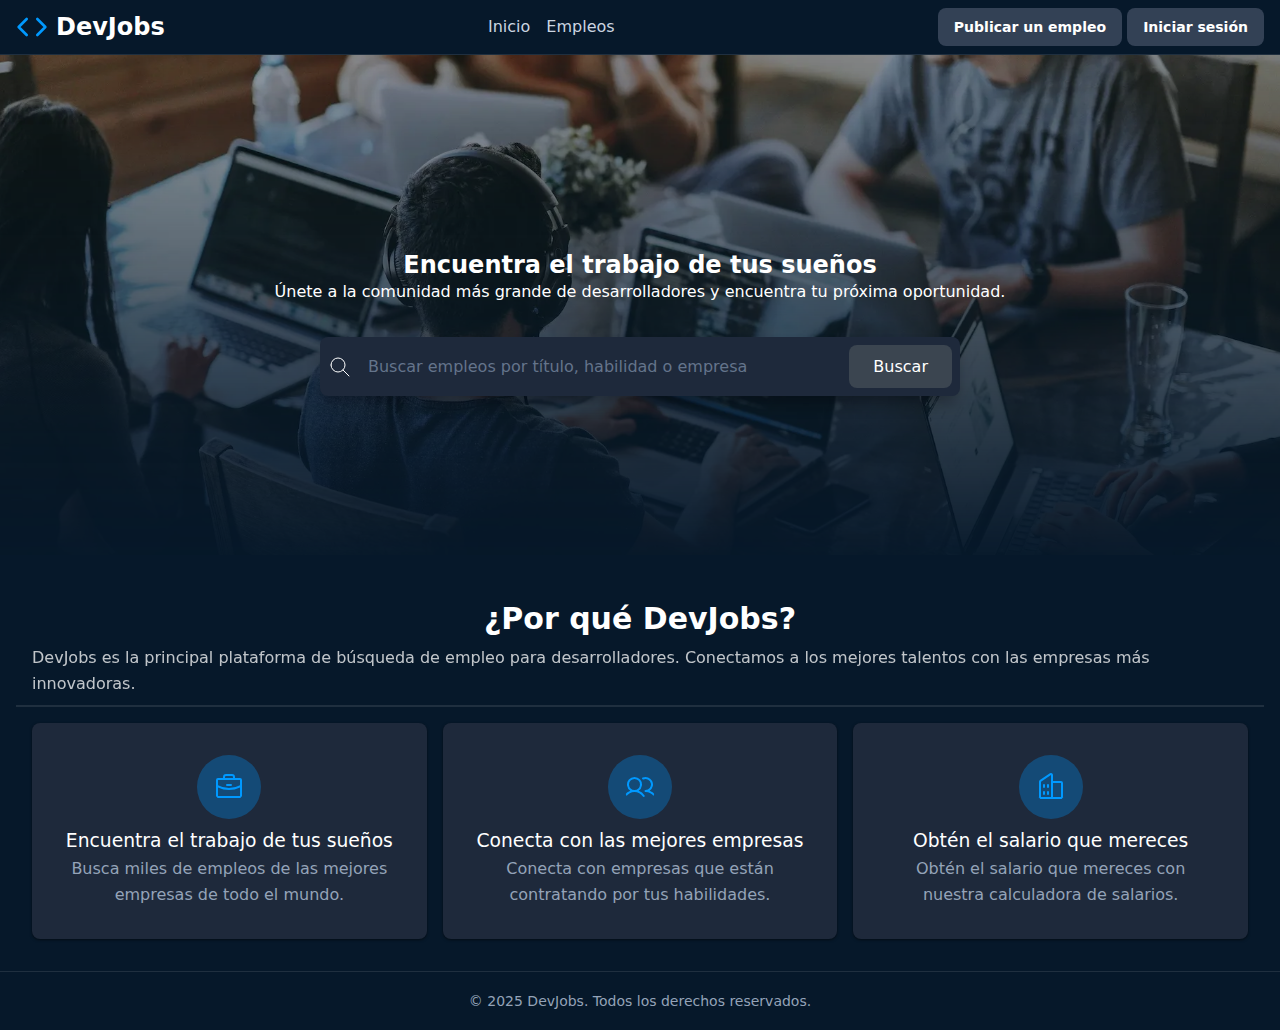
<file: 01-javascript/index.html>
<!DOCTYPE html>
<html lang="es">

<head>
    <title>DevJobs - Inicio</title>
    <meta charset="UTF-8" />
    <meta name="description" content="Encuentra las mejores ofertas de trabajo para desarrolladores en DevJobs.">

    <link rel="stylesheet" href="./styles.css" />
</head>

<body>
    <header>
        <h1>
            <svg fill="none" stroke="currentColor" stroke-linecap="round" stroke-linejoin="round" stroke-width="2"
                viewBox="0 0 24 24" xmlns="http://www.w3.org/2000/svg">
                <polyline points="16 18 22 12 16 6"></polyline>
                <polyline points="8 6 2 12 8 18"></polyline>
            </svg>
            DevJobs
        </h1>

        <nav>
            <a href="">Inicio</a>
            <a href="empleos.html">Empleos</a>
        </nav>

        <div>
            <a href="">Publicar un empleo</a>
            <a href="">Iniciar sesión</a>
        </div>
    </header>

    <main>
        <section>
            <img src="./background.webp" width="200" />

            <h1>Encuentra el trabajo de tus sueños</h1>

            <p>Únete a la comunidad más grande de desarrolladores y encuentra tu próxima oportunidad.</p>

            <form role="search">
                <div>
                    <svg xmlns="http://www.w3.org/2000/svg" width="24" height="24" viewBox="0 0 24 24" fill="none"
                        stroke="currentColor" stroke-width="1" stroke-linecap="round" stroke-linejoin="round"
                        class="icon icon-tabler icons-tabler-outline icon-tabler-search">
                        <path stroke="none" d="M0 0h24v24H0z" fill="none" />
                        <path d="M10 10m-7 0a7 7 0 1 0 14 0a7 7 0 1 0 -14 0" />
                        <path d="M21 21l-6 -6" />
                    </svg>

                    <input required type="text" placeholder="Buscar empleos por título, habilidad o empresa">

                    <button type="submit">Buscar</button> 
                </div>
            </form>
        </section>

        <section>

            <header>
                <h2>¿Por qué DevJobs?</h2>
                <p>DevJobs es la principal plataforma de búsqueda de empleo para desarrolladores. Conectamos a los
                    mejores
                    talentos con las empresas más innovadoras.</p>
            </header>

            <footer>
                <article>
                    <svg fill="currentColor" height="32" viewBox="0 0 256 256" width="32"
                        xmlns="http://www.w3.org/2000/svg" aria-hidden="true">
                        <path
                            d="M216,56H176V48a24,24,0,0,0-24-24H104A24,24,0,0,0,80,48v8H40A16,16,0,0,0,24,72V200a16,16,0,0,0,16,16H216a16,16,0,0,0,16-16V72A16,16,0,0,0,216,56ZM96,48a8,8,0,0,1,8-8h48a8,8,0,0,1,8,8v8H96ZM216,72v41.61A184,184,0,0,1,128,136a184.07,184.07,0,0,1-88-22.38V72Zm0,128H40V131.64A200.19,200.19,0,0,0,128,152a200.25,200.25,0,0,0,88-20.37V200ZM104,112a8,8,0,0,1,8-8h32a8,8,0,0,1,0,16H112A8,8,0,0,1,104,112Z">
                        </path>
                    </svg>
                    <h3>Encuentra el trabajo de tus sueños</h3>
                    <p>Busca miles de empleos de las mejores empresas de todo el mundo.</p>
                </article>

                <article>
                    <svg fill="currentColor" height="32" viewBox="0 0 256 256" width="32"
                        xmlns="http://www.w3.org/2000/svg" aria-hidden="true">
                        <path
                            d="M117.25,157.92a60,60,0,1,0-66.5,0A95.83,95.83,0,0,0,3.53,195.63a8,8,0,1,0,13.4,8.74,80,80,0,0,1,134.14,0,8,8,0,0,0,13.4-8.74A95.83,95.83,0,0,0,117.25,157.92ZM40,108a44,44,0,1,1,44,44A44.05,44.05,0,0,1,40,108Zm210.14,98.7a8,8,0,0,1-11.07-2.33A79.83,79.83,0,0,0,172,168a8,8,0,0,1,0-16,44,44,0,1,0-16.34-84.87,8,8,0,1,1-5.94-14.85,60,60,0,0,1,55.53,105.64,95.83,95.83,0,0,1,47.22,37.71A8,8,0,0,1,250.14,206.7Z">
                        </path>
                    </svg>
                    <h3>Conecta con las mejores empresas</h3>
                    <p>Conecta con empresas que están contratando por tus habilidades.</p>
                </article>

                <article>
                    <svg fill="currentColor" height="32" viewBox="0 0 256 256" width="32"
                        xmlns="http://www.w3.org/2000/svg" aria-hidden="true">
                        <path
                            d="M240,208H224V96a16,16,0,0,0-16-16H144V32a16,16,0,0,0-24.88-13.32L39.12,72A16,16,0,0,0,32,85.34V208H16a8,8,0,0,0,0,16H240a8,8,0,0,0,0-16ZM208,96V208H144V96ZM48,85.34,128,32V208H48ZM112,112v16a8,8,0,0,1-16,0V112a8,8,0,1,1,16,0Zm-32,0v16a8,8,0,0,1-16,0V112a8,8,0,1,1,16,0Zm0,56v16a8,8,0,0,1-16,0V168a8,8,0,0,1,16,0Zm32,0v16a8,8,0,0,1-16,0V168a8,8,0,0,1,16,0Z">
                        </path>
                    </svg>
                    <h3>Obtén el salario que mereces</h3>
                    <p>Obtén el salario que mereces con nuestra calculadora de salarios.</p>
                </article>
            </footer>

        </section>
    </main>

    <footer>
        <small>&copy; 2025 DevJobs. Todos los derechos reservados.</small>
    </footer>

</body>

</html>
</file>
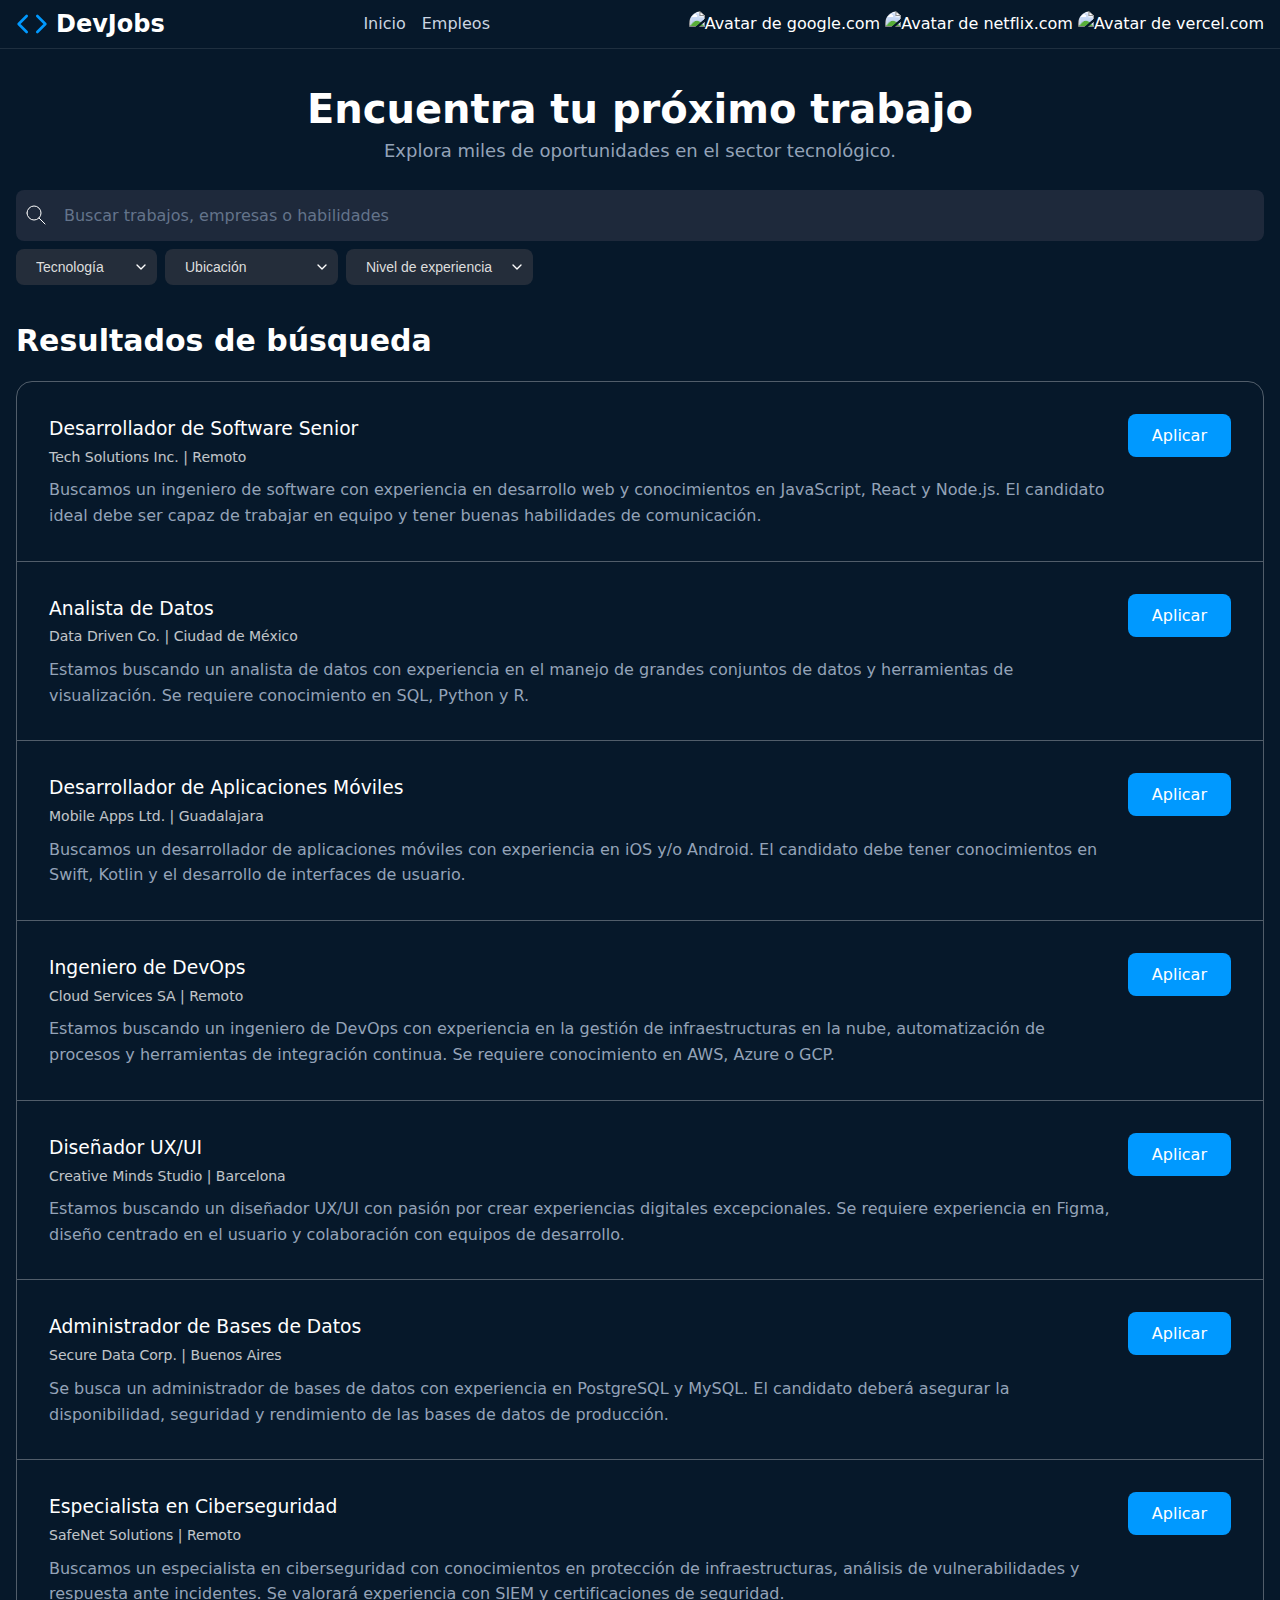
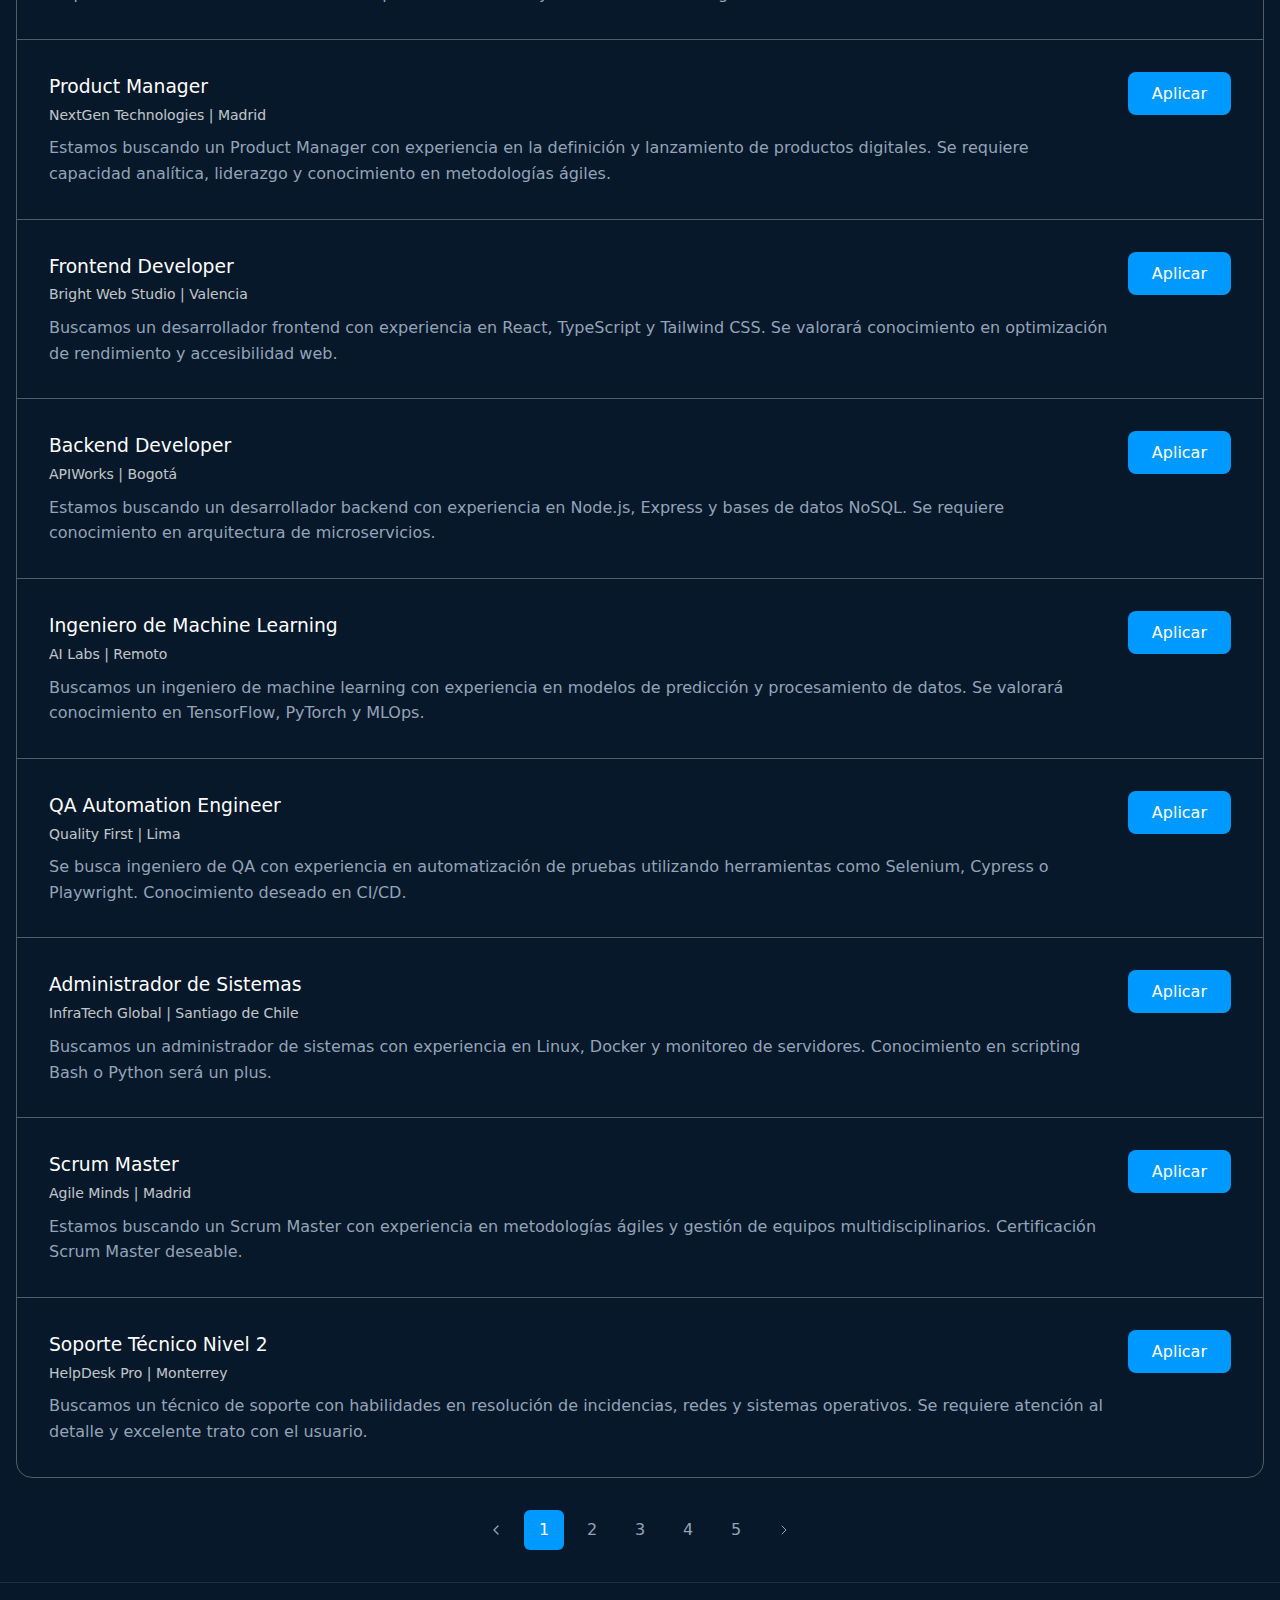
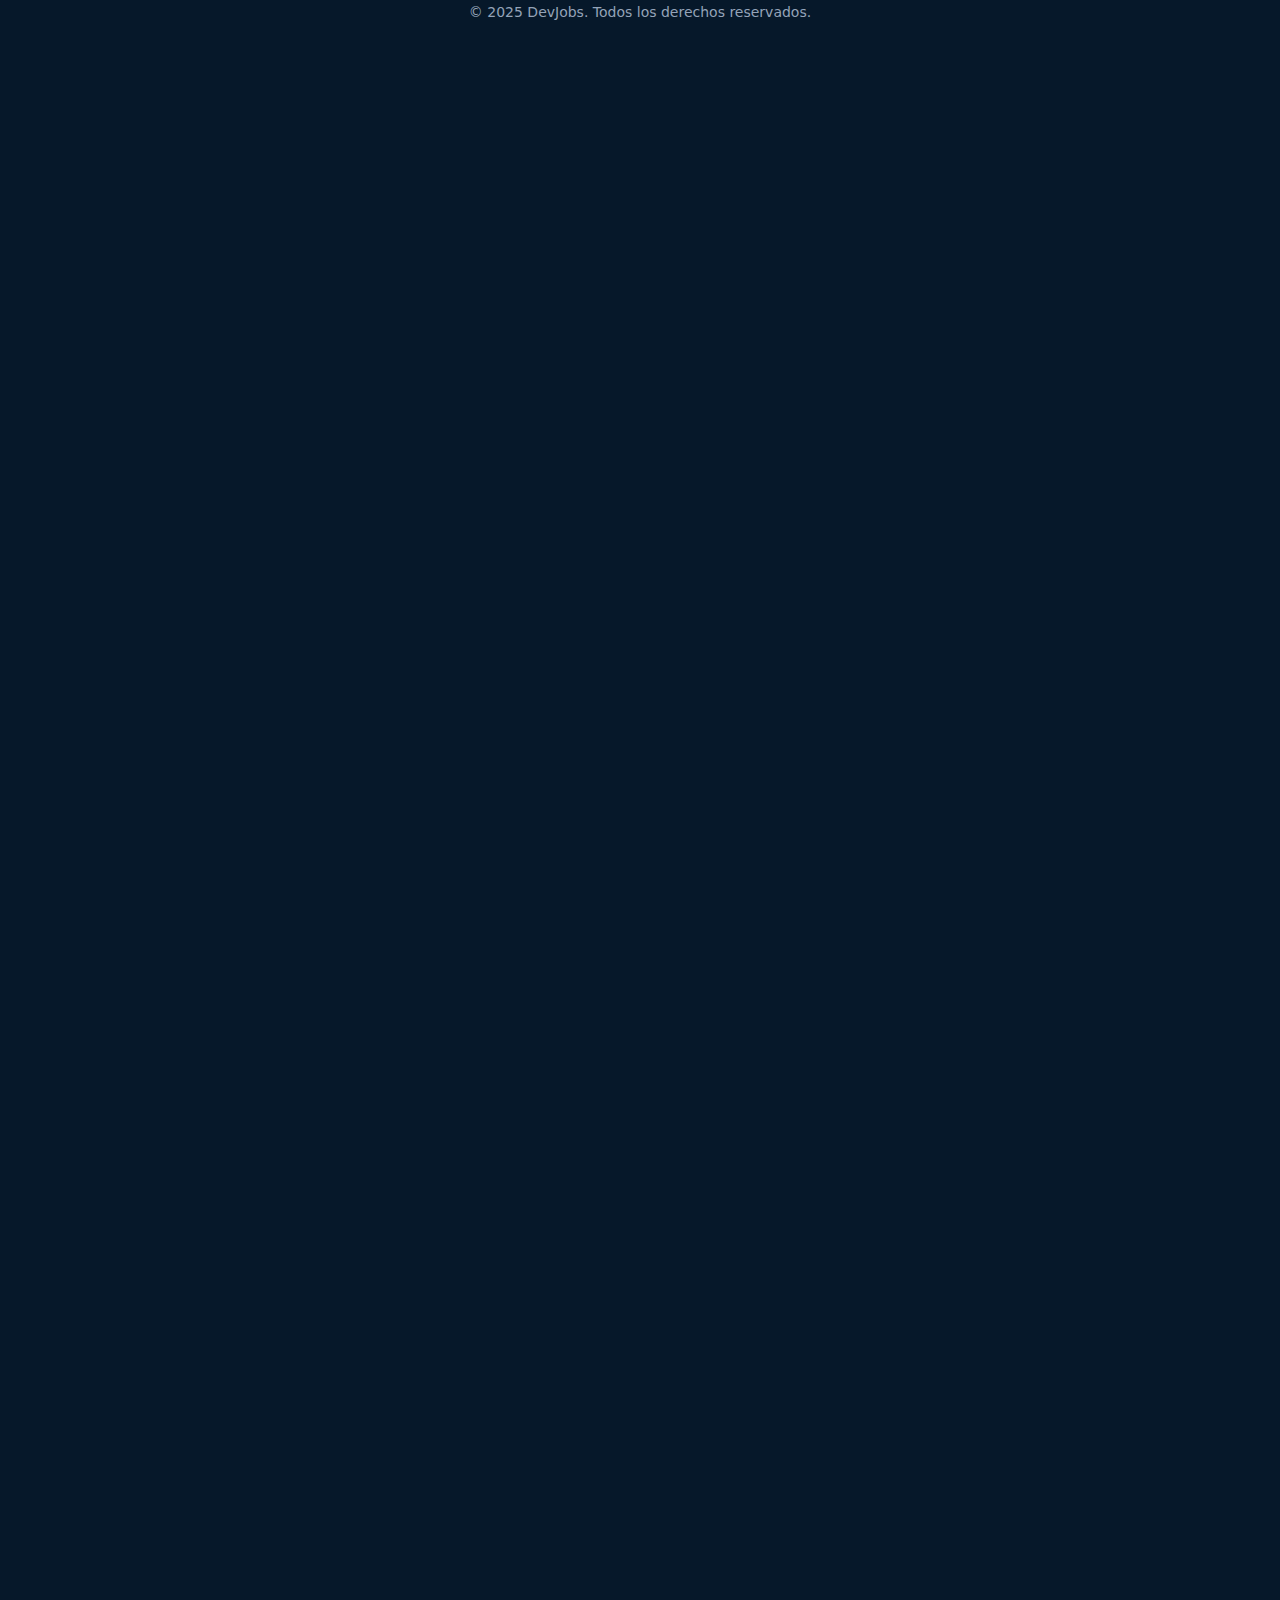
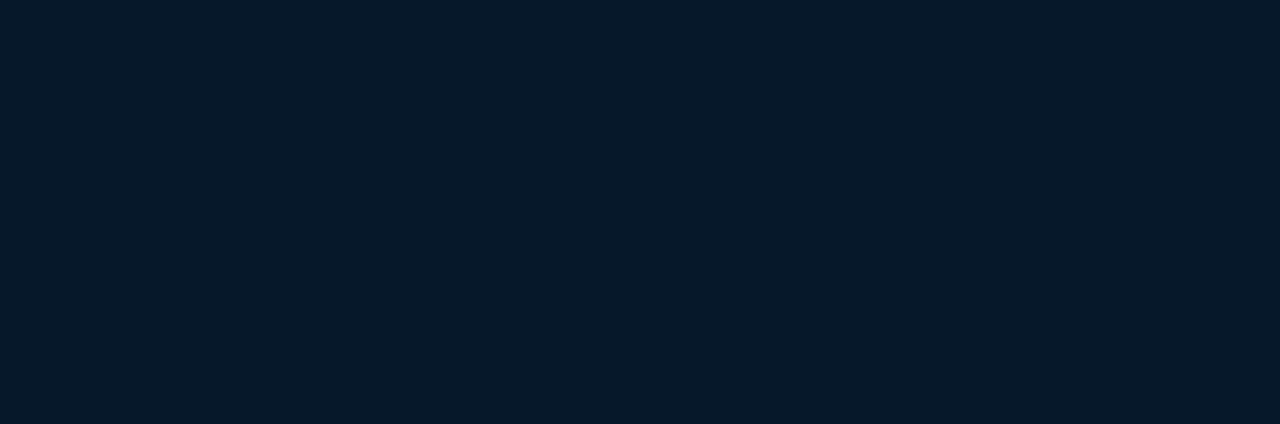
<file: 01-javascript/empleos.html>
<!DOCTYPE html>
<html lang="es">

<head>
    <title>DevJobs - Empleos</title>
    <meta charset="UTF-8" />
    <meta name="description" content="Listado con empleos y filtros para encontrar el trabajo de tus sueños.">

    <link rel="stylesheet" href="./styles.css" />

    <script type="module" src="./main.js"></script>
</head>

<body>
    <header>
        <h1>
            <svg fill="none" stroke="currentColor" stroke-linecap="round" stroke-linejoin="round" stroke-width="2"
                viewBox="0 0 24 24" xmlns="http://www.w3.org/2000/svg">
                <polyline points="16 18 22 12 16 6"></polyline>
                <polyline points="8 6 2 12 8 18"></polyline>
            </svg>
            DevJobs
        </h1>

        <nav>
            <a href="index.html">Inicio</a> 
            <a href="">Empleos</a>
        </nav>

        <div>
            <devjobs-avatar service="google" username="google.com" size="32">
            </devjobs-avatar>

            <devjobs-avatar service="google" username="netflix.com" size="32">
            </devjobs-avatar>

            <devjobs-avatar service="google" username="vercel.com" size="32">
            </devjobs-avatar>
        </div>
    </header>

    <main>
        <section class="jobs-search">
            <h1>Encuentra tu próximo trabajo</h1>
            <p>Explora miles de oportunidades en el sector tecnológico.</p>

            <form id="empleos-search-form" role="search">
                <div class="search-bar">
                    <svg xmlns="http://www.w3.org/2000/svg" width="24" height="24" viewBox="0 0 24 24" fill="none"
                        stroke="currentColor" stroke-width="1" stroke-linecap="round" stroke-linejoin="round"
                        class="icon icon-tabler icons-tabler-outline icon-tabler-search">
                        <path stroke="none" d="M0 0h24v24H0z" fill="none" />
                        <path d="M10 10m-7 0a7 7 0 1 0 14 0a7 7 0 1 0 -14 0" />
                        <path d="M21 21l-6 -6" />
                    </svg>

                    <input name="search" id="empleos-search-input" required type="text"
                        placeholder="Buscar trabajos, empresas o habilidades">
                </div>

                <div class="search-filters">
                    <select name="technology" id="filter-technology">
                        <option value="">Tecnología</option>
                        <optgroup label="Tecnologías populares">
                            <option value="javascript">JavaScript</option>
                            <option value="python">Python</option>
                            <option value="react">React</option>
                            <option value="nodejs">Node.js</option>
                        </optgroup>
                        <option value="java">Java</option>
                        <hr />
                        <option value="csharp">C#</option>
                        <option value="c">C</option>
                        <option value="c++">C++</option>
                        <hr />
                        <option value="ruby">Ruby</option>
                        <option value="php">PHP</option>
                    </select>

                    <select name="location" id="filter-location">
                        <option value="">Ubicación</option>
                        <option value="remoto">Remoto</option>
                        <option value="cdmx">Ciudad de México</option>
                        <option value="guadalajara">Guadalajara</option>
                        <option value="monterrey">Monterrey</option>
                        <option value="barcelona">Barcelona</option>
                    </select>

                    <select name="experience-level" id="filter-experience-level">
                        <option value="">Nivel de experiencia</option>
                        <option value="junior">Junior</option>
                        <option value="mid">Mid-level</option>
                        <option value="senior">Senior</option>
                        <option value="lead">Lead</option>
                    </select>
                </div>
            </form>

            <span id="filter-selected-value"></span>
        </section>

        <section>
            <h2>Resultados de búsqueda</h2>

            <div class="jobs-listings">
                <!-- Aquí se insertan los empleos dinámicamente -->
            </div>

            <nav class="pagination">
                <a href="#"><svg width="16" height="16" viewBox="0 0 24 24" fill="none" stroke="currentColor"
                        stroke-width="2" stroke-linecap="round" stroke-linejoin="round">
                        <path stroke="none" d="M0 0h24v24H0z" fill="none" />
                        <path d="M15 6l-6 6l6 6" />
                    </svg></a>
                <a class="is-active" href="#">1</a>
                <a href="#">2</a>
                <a href="#">3</a>
                <a href="#">4</a>
                <a href="#">5</a>
                <a href="#"><svg width="16" height="16" viewBox="0 0 24 24" fill="none" stroke="currentColor"
                        stroke-width="1.5" stroke-linecap="round" stroke-linejoin="round"
                        class="icon icon-tabler icons-tabler-outline icon-tabler-chevron-right">
                        <path stroke="none" d="M0 0h24v24H0z" fill="none" />
                        <path d="M9 6l6 6l-6 6" />
                    </svg></a>
            </nav>
        </section>
    </main>

    <footer style="padding-bottom: 2000px;">
        <small>&copy; 2025 DevJobs. Todos los derechos reservados.</small>
    </footer>
</body>

</html>
</file>
<file: 01-javascript/styles.css>
* {
    margin: 0;
    padding: 0;
    box-sizing: border-box;
}






:root {
    --primary: #3b4550;
    --primary-dark: #0a3d66;
    --primary-hover: #0d5ba8;
    --primary-light: #09f;
    --background: #06182a;
    --text-primary: #ffffff;
    --text-secondary: #cbd5e1;
    --text-muted: #94a3b8;
    --border: rgba(255, 255, 255, 0.1);
    --card-bg: #1e293b;
    --shadow: rgba(0, 0, 0, 0.3);
    --input-bg: #1e293b;
    --hsla-example: hsla(210, 100%, 56%, 1);
}










@font-face {
    font-family: 'Inter Variable';
    font-style: normal;
    font-display: swap;
    font-weight: 100 900;
    src: url(https://cdn.jsdelivr.net/fontsource/fonts/inter:vf@latest/latin-wght-normal.woff2) format('woff2-variations');
    unicode-range: U+0000-00FF, U+0131, U+0152-0153, U+02BB-02BC, U+02C6, U+02DA, U+02DC, U+0304, U+0308, U+0329, U+2000-206F, U+20AC, U+2122, U+2191, U+2193, U+2212, U+2215, U+FEFF, U+FFFD;
}










body {
    font-family: system-ui;
    background-color: var(--background);
    color: var(--text-primary);
    min-height: 100vh;
    display: flex;
    flex-direction: column;
    line-height: 1.6;
}



select {
    padding: 0.625rem 1.25rem;
    background-color: #242d3a;
    border: 0;
    border-radius: 0.5rem;
    font-size: 0.875rem;
    color: #ddd;
    cursor: pointer;
    transition: all 0.2s;
    appearance: none;
    background-image: url("data:image/svg+xml,%3Csvg xmlns='http://www.w3.org/2000/svg' width='16' height='16' viewBox='0 0 24 24' fill='none' stroke='white' stroke-width='2' stroke-linecap='round' stroke-linejoin='round'%3E%3Cpolyline points='6 9 12 15 18 9'/%3E%3C/svg%3E");
    background-repeat: no-repeat;
    background-position: right 0.5rem center;
    padding-right: 2.5rem;

    &:hover {
        background-color: var(--primary-hover);
        color: white;
    }

    &:focus {
        outline: 2px solid #1173d4;
        outline-offset: 2px;
    }
}









/* Títulos principales */
h1 {
    font-size: 1.5rem;
    line-height: 1.2;
    text-wrap: balance;
    display: flex;
    align-items: center;
    gap: 0.5rem;

    svg {
        width: 2rem;
        height: 2rem;
        color: var(--primary-light);
    }
}

h1+p {
    text-wrap: balance;
    margin-bottom: 2rem
}

/* Header */
header {
    border-bottom: 1px solid var(--border);
    background: var(--background);
    padding: .5rem 1rem;
    display: flex;
    align-items: center;
    justify-content: space-between;
    gap: 2rem;

    h2 {
        font-size: 1.25rem;
        font-weight: 700;
        color: var(--text-primary);
    }
}

/* Navegación del header a otras páginas */
nav {
    align-items: center;
    gap: 1rem;
    display: flex;

    a {
        text-decoration: none;
        color: var(--text-secondary);
        transition: color 0.2s;
        font-weight: 500;

        &:hover,
        &:focus {
            color: var(--primary);
            outline: none;
        }
    }
}

/* Botones del Header */
header div a {
    padding: 0.5rem 1rem;
    border-radius: 0.5rem;
    background-color: #334155;
    color: var(--text-primary);
    display: inline-block;
    font-size: 0.875rem;
    font-weight: 700;
    text-decoration: none;
    /* TODO */
}

/* Hero */
main>section:nth-child(1) {
    height: 500px;
    text-align: center;
    display: flex;
    flex-direction: column;
    justify-content: center;
    align-items: center;

    h1 {
        padding-top: 36px;
    }

    &>img {
        position: absolute;
        width: 100%;
        height: 100%;
        object-fit: cover;
        z-index: -1;
        left: 0;
        right: 0;
        mask-image: linear-gradient(to bottom, rgba(16, 25, 34, 1) 5%, rgba(16, 25, 34, 0) 80%);
    }
}

/* Formulario de Búsqueda */
form {
    max-width: 42rem;
    width: 100%;
    margin: 0 auto;
    padding-inline: 1rem;
}

form>div {
    display: flex;
    align-items: center;
    background-color: var(--input-bg);
    border-radius: 0.5rem;
    box-shadow: 0 10px 15px -3px var(--shadow);
    padding: 0.5rem;
    gap: 0.5rem;
}

form span {
    padding-left: 0.75rem;
    color: var(--text-muted);
    display: flex;
    align-items: center;
    flex-shrink: 0;
}

form input[type="text"] {
    flex: 1;
    background: transparent;
    border: none;
    outline: none;
    color: var(--text-primary);
    padding: 0.75rem 0.5rem;
    font-size: 1rem;
    font-family: inherit;
}

form input[type="text"]::placeholder {
    color: #64748b;
}

button {
    padding: 0.75rem 1.5rem;
    border-radius: 0.5rem;
    background-color: var(--primary);
    color: white;
    font-weight: 400;
    border: none;
    cursor: pointer;
    transition: all 0.2s;
    font-family: inherit;
    font-size: 1rem;
    white-space: nowrap;

    &:hover,
    /* pseudo-clase que significa que el ratón está encima */
    &:focus {
        /* pseudo-clase que significa que el elemento tiene el foco */
        background-color: var(--primary-hover);
        outline: 2px solid white;
        outline-offset: 2px;
    }

    &:active {
        transform: scale(0.90)
    }

    &:disabled {
        opacity: .5;
        pointer-events: none;
    }
}

/* Features Section */
main>section:nth-child(2) {
    padding-inline: 1rem;
    background-color: var(--background);
    padding-top: 2rem;

    &>header {
        gap: 2px;
        flex-direction: column;

        h2 {
            margin-bottom: 0;
        }

        p {
            opacity: .75;
        }
    }

    &>div {
        max-width: 1280px;
        margin: 0 auto;
    }
}

main>section:nth-child(2) h2 {
    font-size: 1.875rem;
    font-weight: 700;
    color: var(--text-primary);
    margin-bottom: 1rem;
}

main>section:nth-child(2)>div>div:first-child>p {
    font-size: 1.125rem;
    color: var(--text-muted);
    max-width: 42rem;
    margin: 0 auto;
}

/* Grid de Features */
main>section:nth-child(2) footer {
    display: grid;
    grid-template-columns: repeat(auto-fit, minmax(280px, 1fr));
    gap: 16px
}

/* Feature Cards */
/* article {
    background-color: var(--card-bg);
    padding: 2rem;
    margin-bottom: 16px;
    border-radius: 0.5rem;                   
    box-shadow: 0px 1px 3px 0 var(--shadow); 
  
    svg {
      color: var(--primary-light);          
      background: rgba(0, 153, 255, 0.3);  
      border-radius: 9999px;               
      width: 64px;                         
      height: 64px;                        
      padding: 16px;                       
    }
  
    h3 {
      font-weight: 500;
    }
  
    p {
      color: var(--text-muted);
    }
  } */

/* Footer */
footer {
    background-color: var(--background);
    border-top: 1px solid var(--border);
    text-align: center;
    padding: 16px;

    small {
        color: var(--text-muted);
        font-size: 0.875rem;
    }
}

article {
    background-color: var(--card-bg);
    padding: 2rem;
    margin-bottom: 16px;
    border-radius: 0.5rem;
    box-shadow: 0px 1px 3px 0px rgba(0, 0, 0, 0.5);

    svg {
        color: var(--primary-light);
        background: rgba(0, 153, 255, .3);
        width: 64px;
        height: 64px;
        border-radius: 100%;
        padding: 16px;
    }

    p {
        color: var(--text-muted);
    }

    h3 {
        font-weight: 500;
    }
}

/* Jobs Search */
.jobs-search {
    margin: 0;
    padding: 0;
    height: auto !important;

    h1 {
        font-size: 2.5rem;
        margin-bottom: .25rem;
    }

    p {
        font-size: 1.125rem;
        color: var(--text-muted);
        margin-bottom: 1.5rem;
    }

    .search-bar {
        background: var(--input-bg);
        padding: .25rem .5rem;
    }

    .search-filters {
        display: flex;
        flex-wrap: wrap;
        margin-top: .5rem;
    }

    form {
        width: 100%;
        max-width: 1280px;
    }

    form div {
        background: none;
        box-shadow: none;
        padding: 0;
    }
}

.jobs-listings {
    border: 1px solid rgba(255, 255, 255, .3);
    border-radius: 1rem;

    .job-listing-card {
        background: none;
        box-shadow: none;
        border-radius: 0;
        border-bottom: 1px solid rgba(255, 255, 255, .3);
        margin: 0;

        display: flex;
        /* valor original */
        align-items: start;
        gap: 1rem;

        &.is-hidden {
            display: none;
        }

        small {
            font-size: .875rem;
            opacity: .75;
        }

        p {
            margin-top: 0.5rem
        }

        &:last-child {
            border-bottom: none;
        }
    }
}

.pagination {
    display: flex;
    justify-content: center;
    gap: 0.5rem;
    margin-block: 2rem;

    a {
        display: flex;
        align-items: center;
        justify-content: center;
        width: 2.5rem;
        height: 2.5rem;
        text-decoration: none;
        color: var(--text-muted);
        border-radius: 0.375rem;
        transition: all .3s;

        &:hover,
        &:focus {
            background-color: #fff;
        }

        &:active {
            transform: scale(0.90);
        }

        &.is-active {
            background-color: var(--primary-light);
            color: white;
            pointer-events: none;
        }
    }
}

.button-apply-job {
    background: #09f;

    &.is-applied {
        background: #4caf50;
        pointer-events: none;
    }
}
</file>
